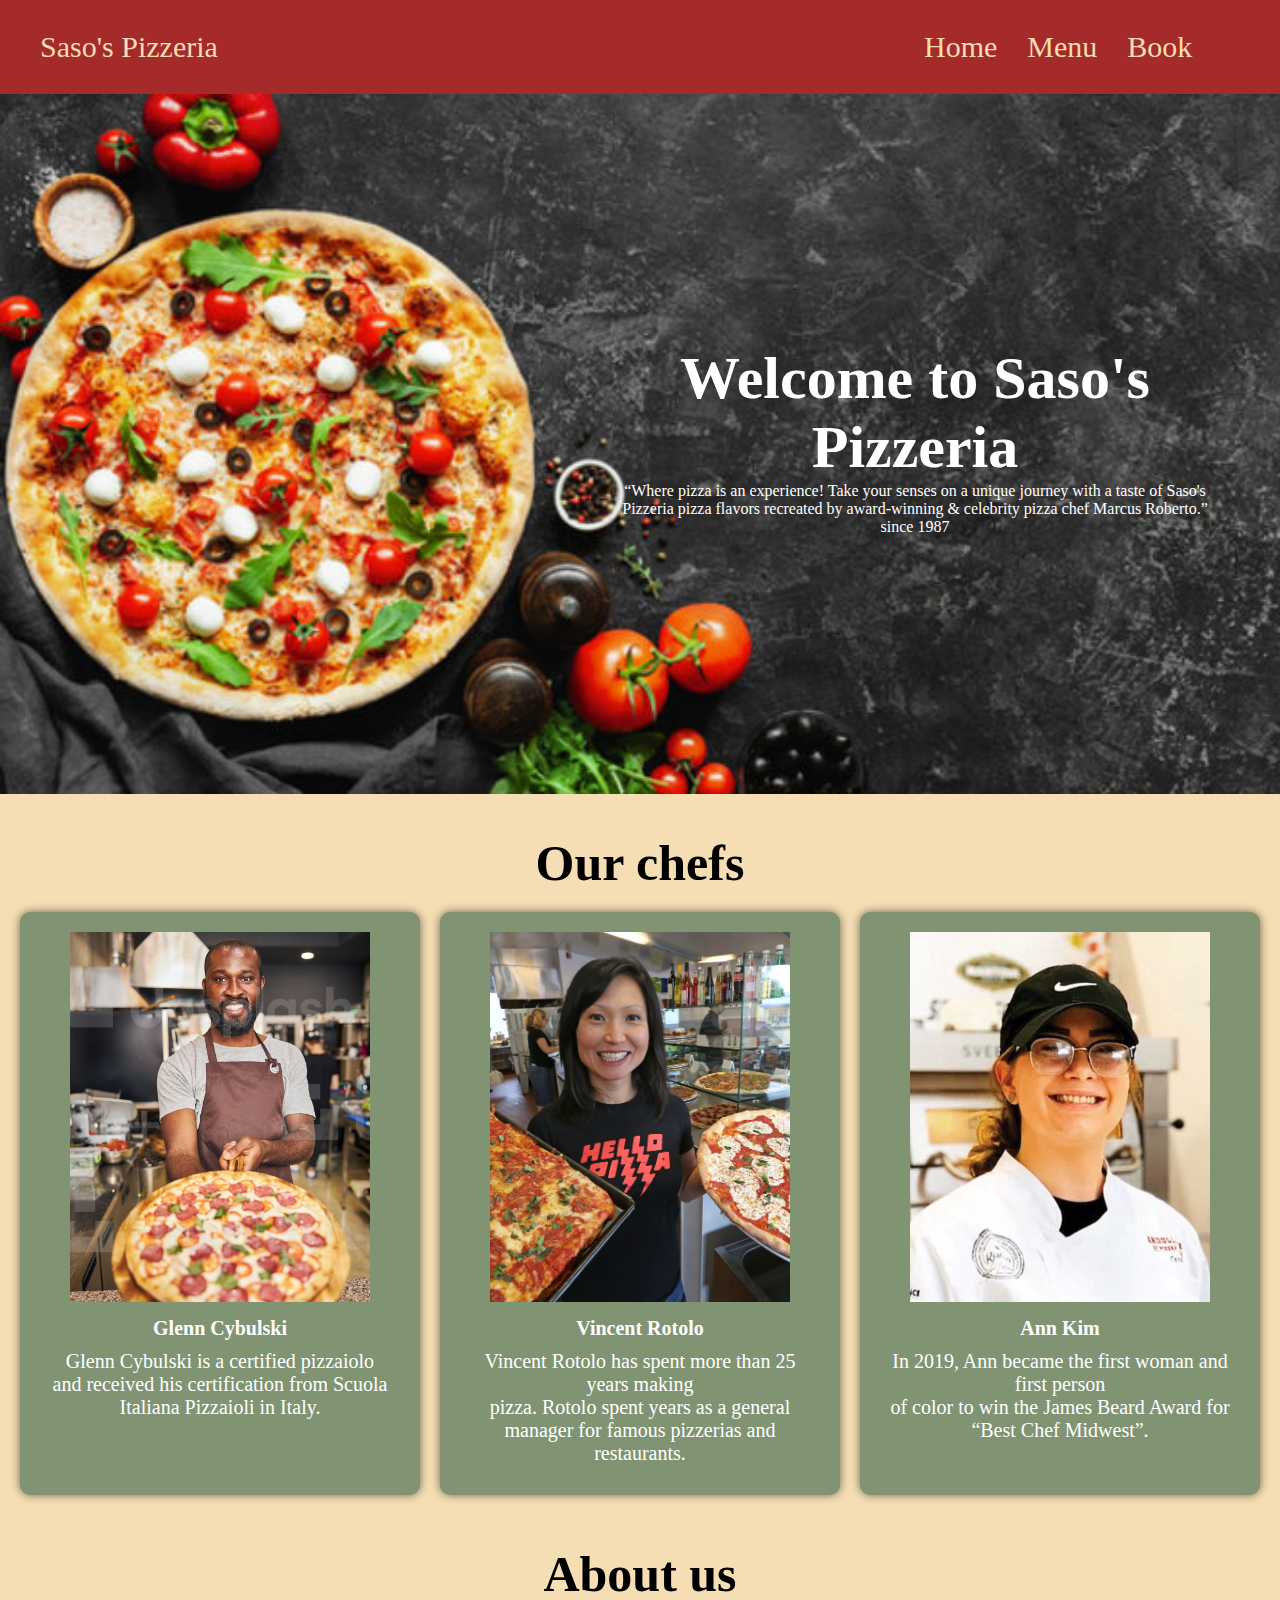
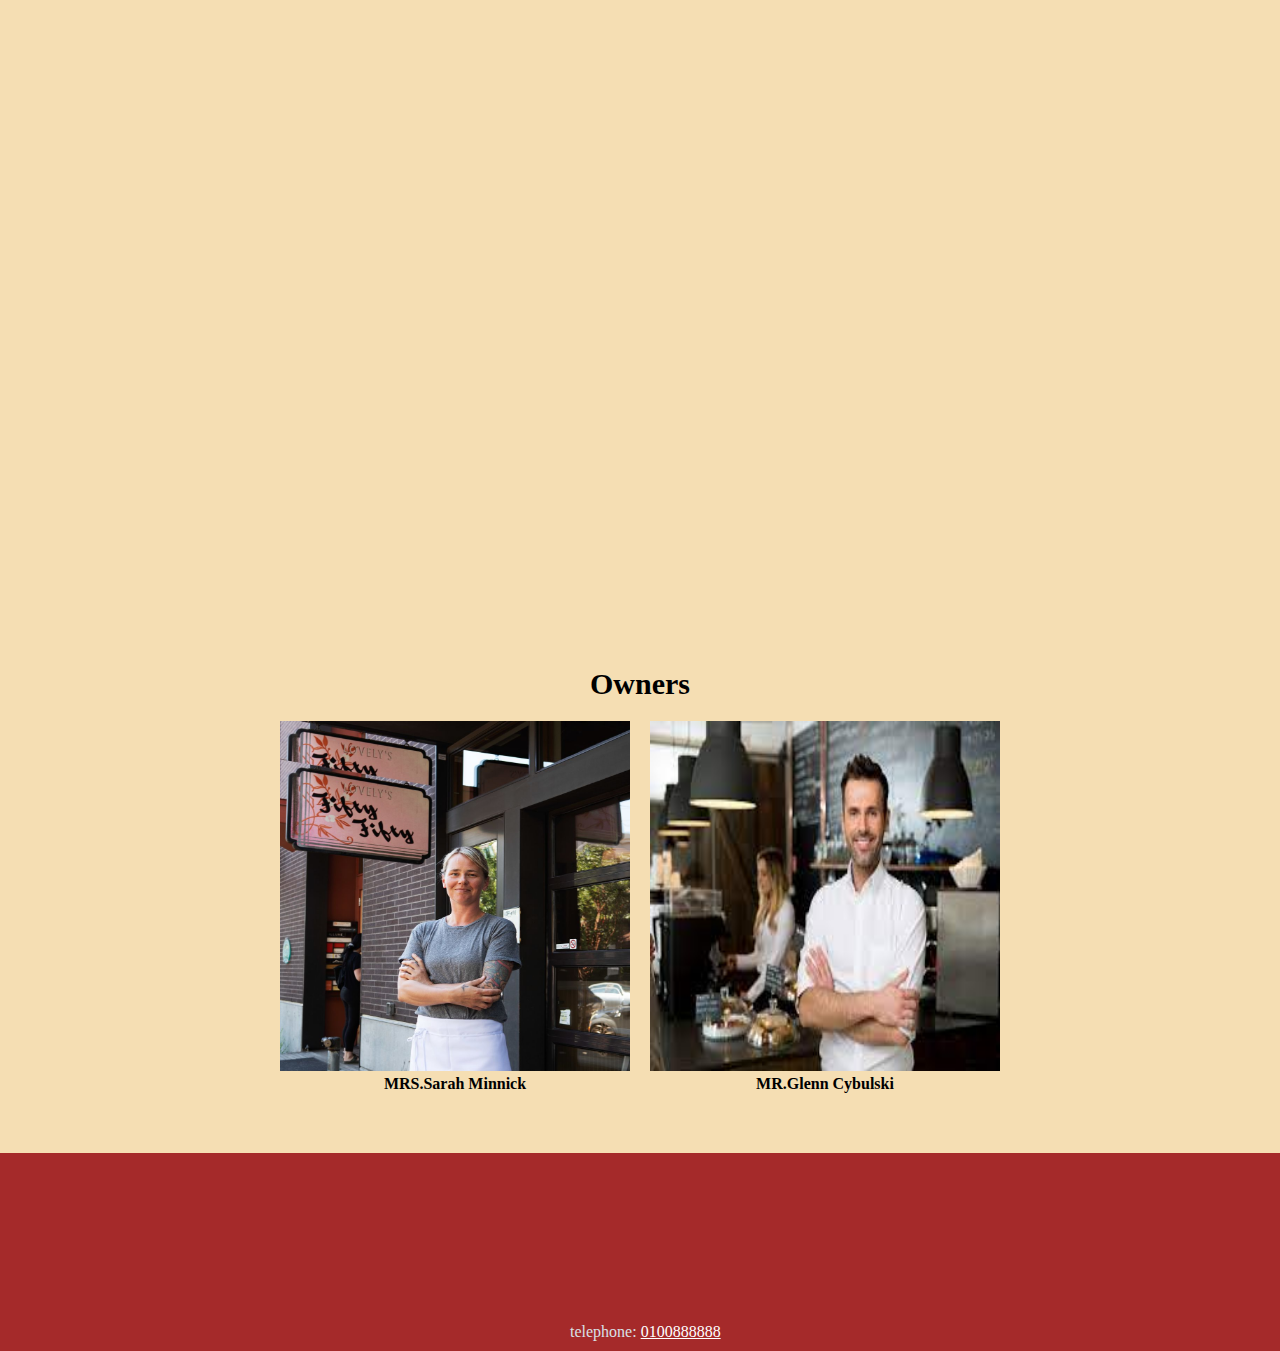
<file: index.html>
<!DOCTYPE html>
<html lang="en">
  <head>
    <meta charset="UTF-8" />
    <meta name="viewport" content="width=device-width, initial-scale=1.0" />
    <link rel="icon" type="image/x-icon" href="icon.ico" />
    <link rel="stylesheet" href="styles.css" />
    <title>Saso's Pizzeria</title>
  </head>
  <body>
    <nav>
      <div id="nav-title"><p>Saso's Pizzeria</p></div>
      <div id="home" class="nav-items"><a href="index.html">Home</a></div>
      <div id="menu" class="nav-items"><a href="menu.html">Menu</a></div>
      <div id="book" class="nav-items"><a href="booking.html">Book</a></div>
    </nav>
    <header>
      <div id="header-items">
        <h1 id="Pizzeria-name">Welcome to Saso's Pizzeria</h1>
        <p id="description">
          “Where pizza is an experience! Take your senses on a unique journey
          with a taste of Saso's Pizzeria pizza flavors recreated by award-winning &
          celebrity pizza chef Marcus Roberto.”
        </p>
        <p id="establish-date">since 1987</p>
      </div>
    </header>
    <section id="chefs-section">
      <h2 id="chif-title">Our chefs</h2>
      <div id="about-chefs">
        <div class="chef">
          <img src="first-chef.jpeg" alt="Glenn Cybulski" class="chef-img" />
          <h4 class="chef-name">Glenn Cybulski</h4>
          <p class="about-chef">
            Glenn Cybulski is a certified pizzaiolo and received his
            certification from Scuola Italiana Pizzaioli in Italy.
          </p>
        </div>
        <div class="chef">
          <img src="second-chef.jpg" alt="Vincent Rotolo" class="chef-img" />
          <h4 class="chef-name">Vincent Rotolo</h4>
          <p class="about-chef">
            Vincent Rotolo has spent more than 25 years making <br />pizza.
            Rotolo spent years as a general manager for famous pizzerias and
            restaurants.
          </p>
        </div>
        <div class="chef">
          <img src="third-chef.jpg" alt="Ann Kim" class="chef-img" />
          <h4 class="chef-name">Ann Kim</h4>
          <p class="about-chef">
            In 2019, Ann became the first woman and first person <br />
            of color to win the James Beard Award for “Best Chef Midwest”.
          </p>
        </div>
      </div>
    </section>
    <h2 id="about-us-title">About us</h2>
    <section id="about-us">
      <div id="description-vedio">
        <div class="container">
          <iframe
            id="vedio1"
            src="https://www.youtube.com/embed/E4r0tGfTh68?start=8"
            title="YouTube video player"
            frameborder="0"
            allow="accelerometer; autoplay; clipboard-write; encrypted-media; gyroscope; picture-in-picture; web-share"
            allowfullscreen
          ></iframe>
        </div>
      </div>
      <div>
        <h3>Owners</h3>
        <div id="about-owners">
          <div>
            <img src="owner1.jpg" alt="Sarah Minnick" class="owners" />
            <h4 class="o">MRS.Sarah Minnick</h4>
          </div>
          <div>
            <img src="owner2.jpg" alt="Glenn Cybulski" class="owners" />
            <h4 class="o">MR.Glenn Cybulski</h4>
          </div>
        </div>
      </div>
    </section>
    <footer>
      <div>
        <div id="location">
          <iframe
            id="location"
            src="https://www.google.com/maps/embed?pb=!1m18!1m12!1m3!1d3452.4699310435676!2d31.362799413257537!3d30.080725023816665!2m3!1f0!2f0!3f0!3m2!1i1024!2i768!4f13.1!3m3!1m2!1s0x14583df81720ed69%3A0xb597301dcb56aacf!2sCity%20Centre%20Almaza!5e0!3m2!1sen!2seg!4v1676386418469!5m2!1sen!2seg"
            style="border: 0"
            allowfullscreen=""
            loading="lazy"
            referrerpolicy="no-referrer-when-downgrade"
          ></iframe>
          <div id="telephone">
            <p>
              telephone:
              <a href="tel:01001233445">0100888888</a>
            </p>
          </div>
        </div>
      </div>
    </footer>
  </body>
</html>
</file>
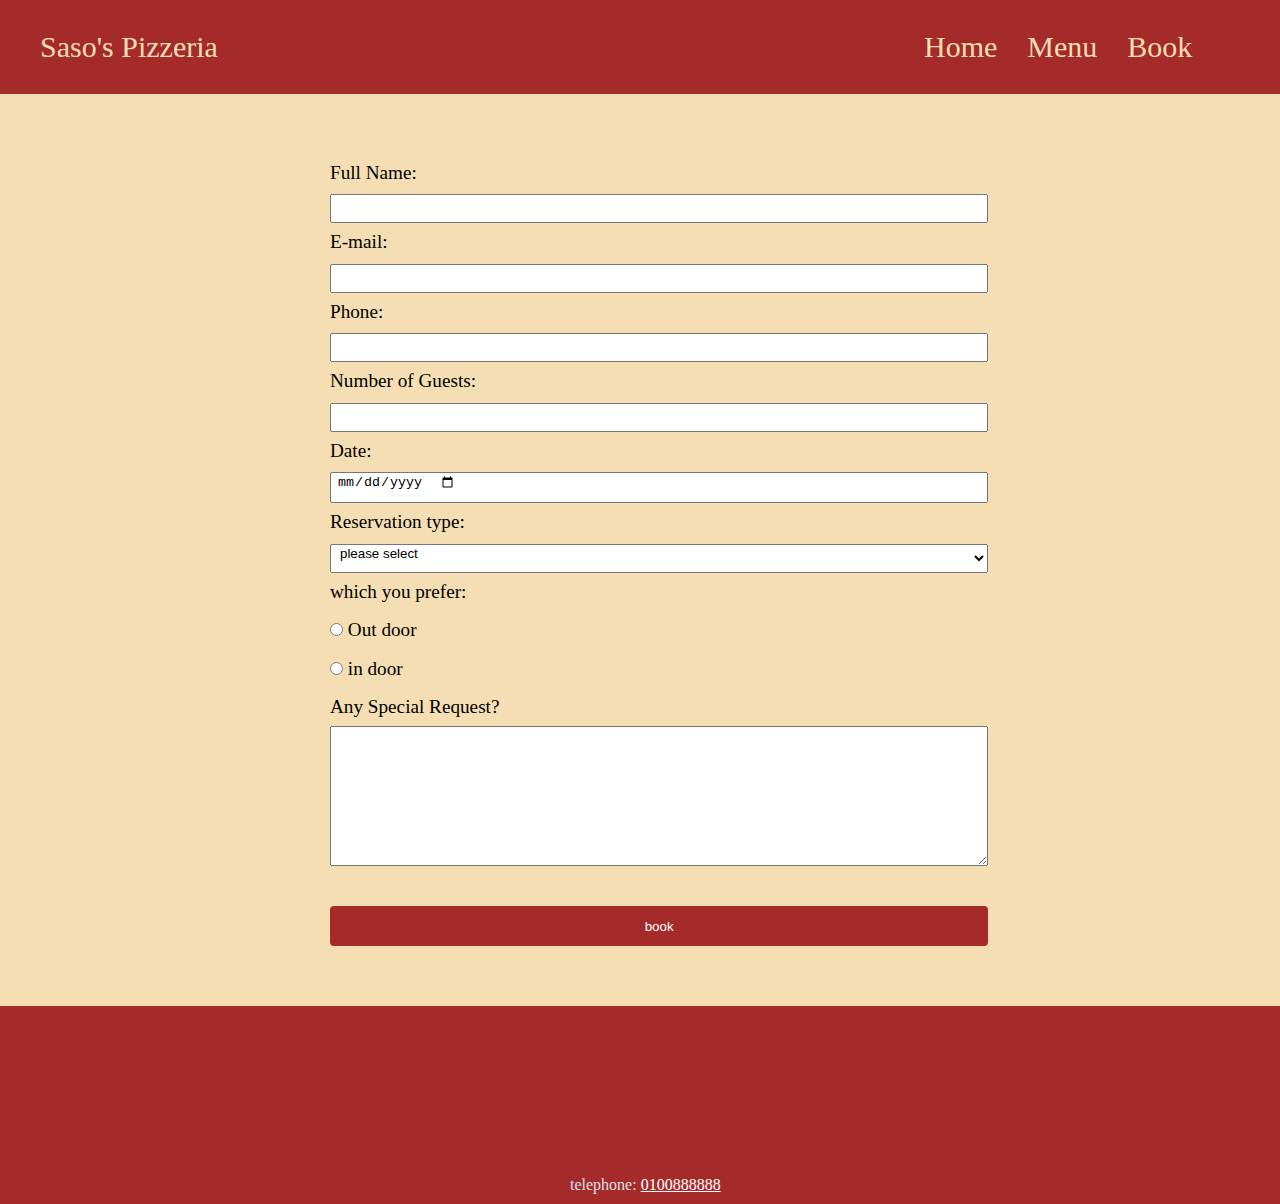
<file: booking.html>
<!DOCTYPE html>
<html lang="en">
  <head>
    <meta charset="UTF-8" />
    <meta name="viewport" content="width=device-width, initial-scale=1.0" />
    <link rel="icon" type="image/x-icon" href="icon.ico" />
    <link rel="stylesheet" href="booking.css" />
    <title>Document</title>
  </head>
  <body>
    <nav>
      <div id="nav-title"><p>Saso's Pizzeria</p></div>
      <div id="home" class="nav-items"><a href="index.html">Home</a></div>
      <div id="menu" class="nav-items"><a href="menu.html">Menu</a></div>
      <div id="book" class="nav-items"><a href="booking.html">Book</a></div>
    </nav>
    <div class="container">
    <form>
      <fieldset>
        <label for="name">Full Name:</label>
        <input id="name" type="text" class="form-info" required />
        <label for="email">E-mail:</label>
        <input id="email" type="email" class="form-info" required />
        <label for="phone">Phone:</label>
        <input type="tel" id="phone" class="form-info" required />
        <label for="no-of-guests">Number of Guests:</label>
        <input type="tel" id="no-of-guests" class="form-info" required />
        <label for="date">Date:</label>
        <input type="date" id="date" class="form-info" required />
        <label for="reservation-type">Reservation type:</label>
        <select id="reservation-type" class="form-info" required>
          <option value="0">please select</option>
          <option value="1">Dinner</option>
          <option value="2">Birthday/Anniversary</option>
          <option value="3">Corporate</option>
          <option value="4">Holiday</option>
          <option value="5">Other</option>
        </select>
      </fieldset>
      <fieldset>
        <label>which you prefer:</label>
        <div class="out-in">
          <input type="radio" name="out-in" />
          <label>Out door</label>
        </div>
        <div class="out-in">
          <input type="radio" name="out-in" />
          <label>in door</label>
        </div>
        <label>Any Special Request?</label>
        <textarea id="comment"> </textarea>
        <div id="done"> 
        <button type="submit"id="submit-button"> book</button>
      </div>
      </fieldset>
    </form>
  </div>
    <footer>
      <div>
        <div id="location">
          <iframe
            id="location"
            src="https://www.google.com/maps/embed?pb=!1m18!1m12!1m3!1d3452.4699310435676!2d31.362799413257537!3d30.080725023816665!2m3!1f0!2f0!3f0!3m2!1i1024!2i768!4f13.1!3m3!1m2!1s0x14583df81720ed69%3A0xb597301dcb56aacf!2sCity%20Centre%20Almaza!5e0!3m2!1sen!2seg!4v1676386418469!5m2!1sen!2seg"
            style="border: 0"
            allowfullscreen=""
            loading="lazy"
            referrerpolicy="no-referrer-when-downgrade"
          ></iframe>
          <div id="telephone">
            <p>
              telephone:
              <a href="tel:01001233445">0100888888</a>
            </p>
          </div>
        </div>
      </div>
    </footer>
  </body>
</html>
</file>
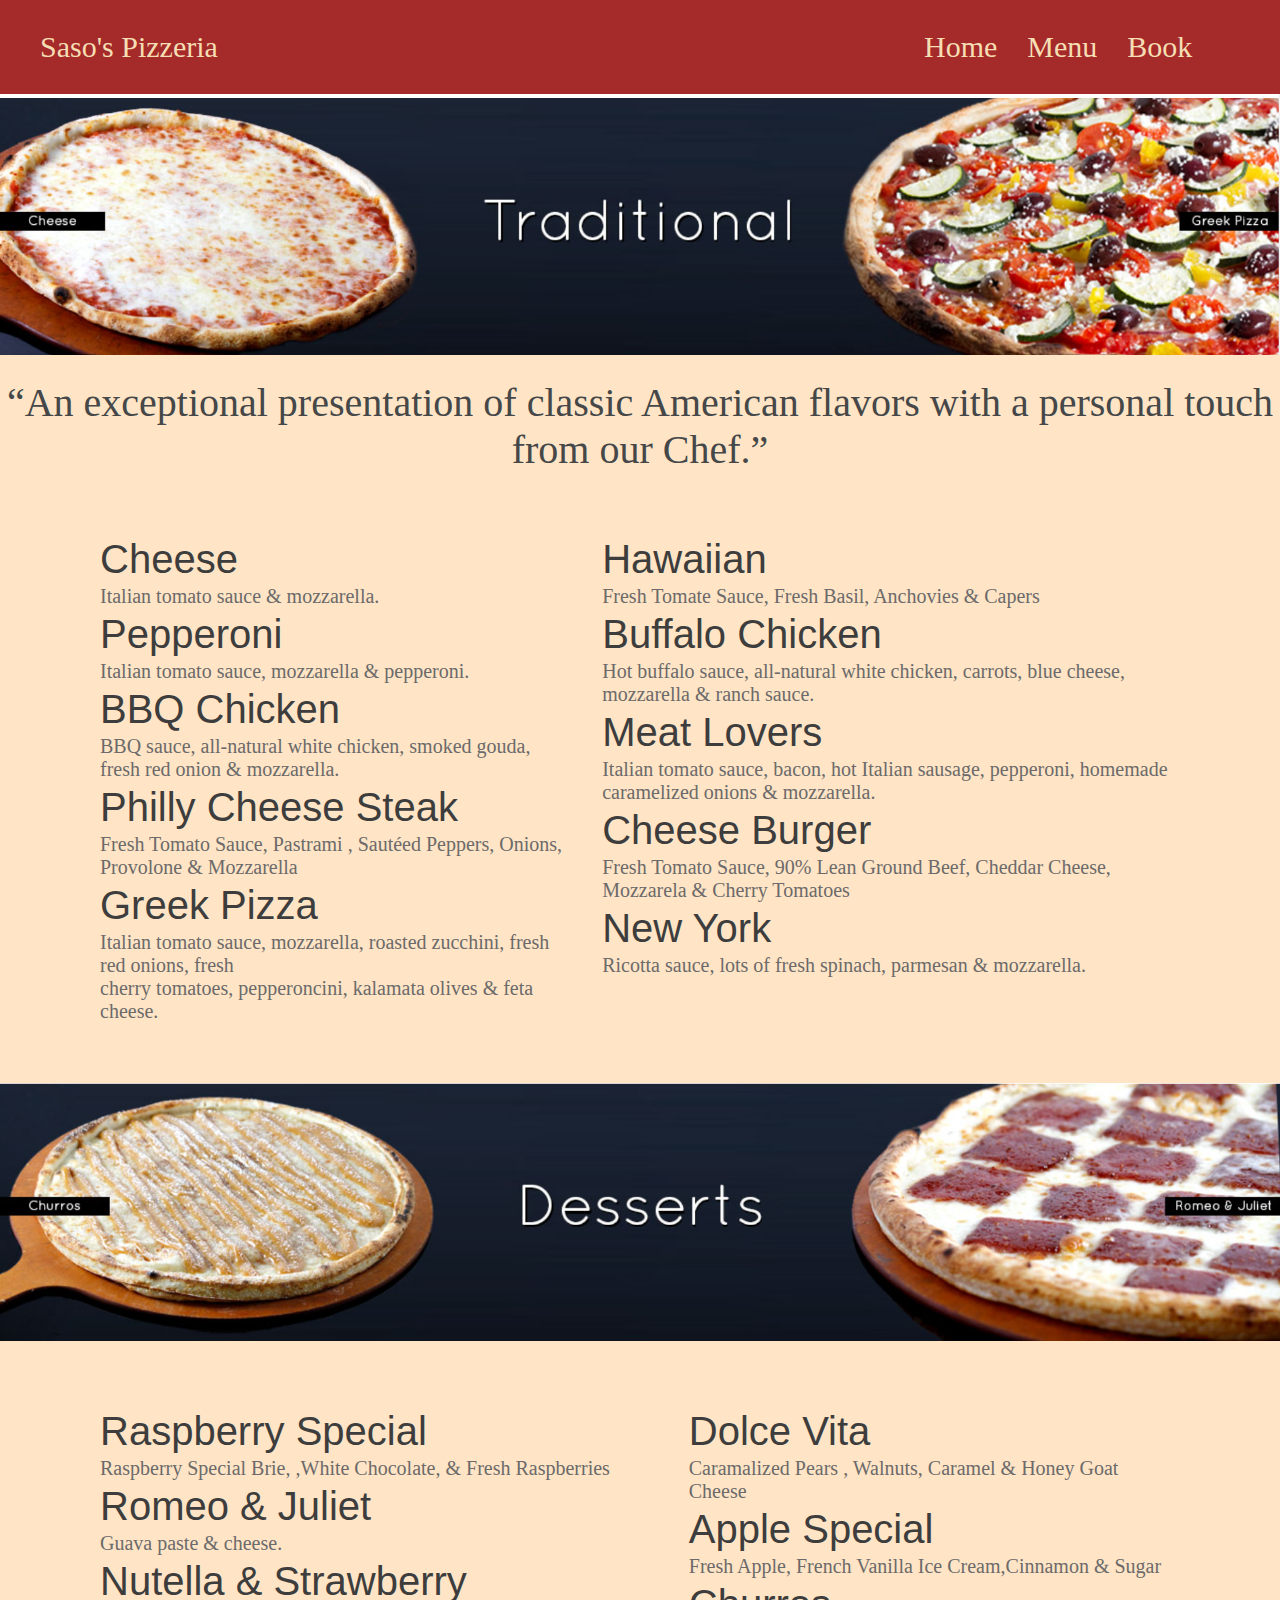
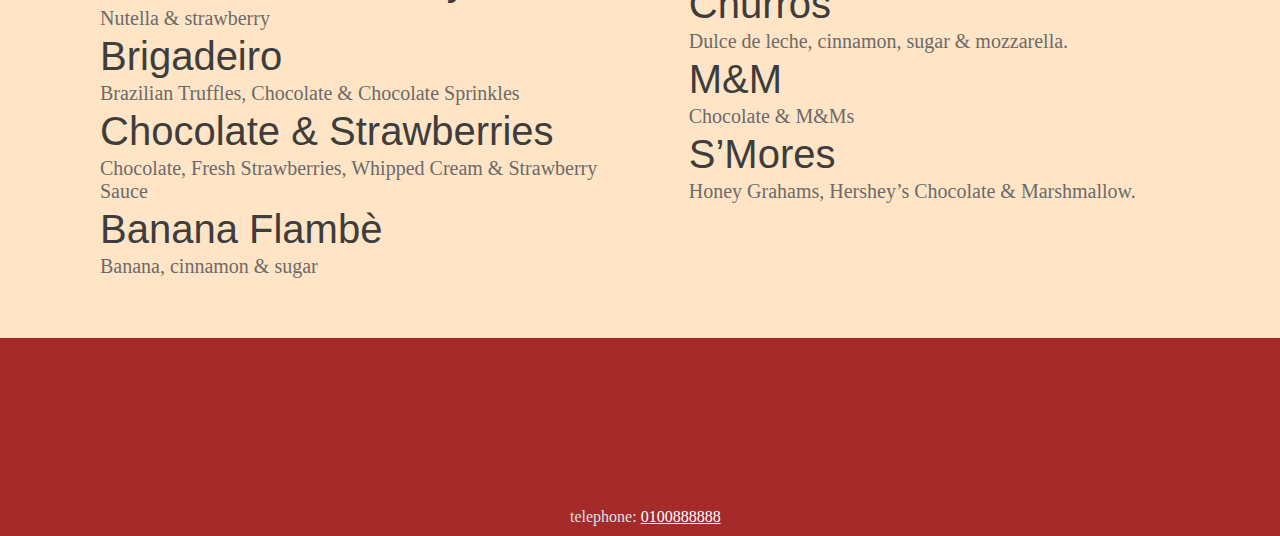
<file: menu.html>
<!DOCTYPE html>
<html lang="en">
  <head>
    <meta charset="UTF-8" />
    <meta name="viewport" content="width=device-width, initial-scale=1.0" />
    <link rel="stylesheet" href="menu.css" />
    <link rel="icon" type="image/x-icon" href="icon.ico" />
    <link rel="preconnect" href="https://fonts.googleapis.com">
<link rel="preconnect" href="https://fonts.gstatic.com" crossorigin>
<link href="https://fonts.googleapis.com/css2?family=Dancing+Script:wght@500&display=swap" rel="stylesheet">
    <title>menu</title>
  </head>
  <body>
    <nav>
      <div id="nav-title"><p>Saso's Pizzeria</p></div>
      <div id="home" class="nav-items"><a href="index.html">Home</a></div>
      <div id="menu" class="nav-items"><a href="menu.html">Menu</a></div>
      <div id="book" class="nav-items"><a href="booking.html">Book</a></div>
    </nav>
    <section id="traditional">
      <img src="traaditional.png" width="100%" />
      <p id="description">
        “An exceptional presentation of classic American flavors with a personal
        touch from our Chef.”
      </p>
      <div class="pizza-menu">
        <div>
          <h2 class="pizza-name">Cheese</h2>
          <p class="pizza-details">Italian tomato sauce & mozzarella.</p>
          <h2 class="pizza-name">Pepperoni</h2>
          <p class="pizza-details">
            Italian tomato sauce, mozzarella & pepperoni.
          </p>
          <h2 class="pizza-name">BBQ Chicken</h2>
          <p class="pizza-details">
            BBQ sauce, all-natural white chicken, smoked gouda, fresh red onion
            & mozzarella.
          </p>
          <h2 class="pizza-name">Philly Cheese Steak</h2>
          <p class="pizza-details">
            Fresh Tomato Sauce, Pastrami , Sautéed Peppers, Onions, Provolone &
            Mozzarella
          </p>
          <h2 class="pizza-name">Greek Pizza</h2>
          <p class="pizza-details">
            Italian tomato sauce, mozzarella, roasted zucchini, fresh red
            onions, fresh <br />
            cherry tomatoes, pepperoncini, kalamata olives & feta cheese.
          </p>
        </div>
        <div>
          <h2 class="pizza-name">Hawaiian</h2>
          <p class="pizza-details">
            Fresh Tomate Sauce, Fresh Basil, Anchovies & Capers
          </p>
          <h2 class="pizza-name">Buffalo Chicken</h2>
          <p class="pizza-details">
            Hot buffalo sauce, all-natural white chicken, carrots, blue cheese,
            mozzarella & ranch sauce.
          </p>
          <h2 class="pizza-name">Meat Lovers</h2>
          <p class="pizza-details">
            Italian tomato sauce, bacon, hot Italian sausage, pepperoni,
            homemade caramelized onions & mozzarella.
          </p>
          <h2 class="pizza-name">Cheese Burger</h2>
          <p class="pizza-details">
            Fresh Tomato Sauce, 90% Lean Ground Beef, Cheddar Cheese, Mozzarela
            & Cherry Tomatoes
          </p>
          <h2 class="pizza-name">New York</h2>
          <p class="pizza-details">
            Ricotta sauce, lots of fresh spinach, parmesan & mozzarella.
          </p>
        </div>
      </div>
    </section>
    <section id="dessert">
      <img src="dessert.png" alt="dessert" class="photo">
      <div class="pizza-menu">
        <div>
          <h2 class="pizza-name">Raspberry Special</h2>
          <p class=
          "pizza-details">Raspberry Special
            Brie, ,White Chocolate, & Fresh Raspberries</p>
          <h2 class="pizza-name">Romeo & Juliet
          </h2>
          <p class=
          "pizza-details">Guava paste & cheese.

          </p>
          <h2 class="pizza-name">Nutella & Strawberry
          </h2>
          <p class=
          "pizza-details">Nutella & strawberry

          </p>
          <h2 class="pizza-name">Brigadeiro</h2>
          <p class=
          "pizza-details">Brazilian Truffles, Chocolate & Chocolate Sprinkles

          </p>
          <h2 class="pizza-name">Chocolate & Strawberries
          </h2>
          <p class=
          "pizza-details">Chocolate, Fresh Strawberries, Whipped Cream & Strawberry Sauce

          </p>
          <h2 class="pizza-name">Banana Flambè
          </h2>
          <p class=
          "pizza-details">Banana, cinnamon & sugar

          </p>
        </div>
        <div>
          <h2 class="pizza-name">Dolce Vita
          </h2>
          <p class=
          "pizza-details">Caramalized Pears , Walnuts, Caramel & Honey Goat Cheese

          </p>
          <h2 class="pizza-name">Apple Special
          </h2>
          <p class=
          "pizza-details">Fresh Apple, French Vanilla Ice Cream,Cinnamon & Sugar

          </p>
          <h2 class="pizza-name">Churros
          </h2>
          <p class=
          "pizza-details">Dulce de leche, cinnamon, sugar & mozzarella.

          </p>
          <h2 class="pizza-name">M&M
          </h2>
          <p class=
          "pizza-details">Chocolate & M&Ms

          </p>
          <h2 class="pizza-name">S’Mores
          </h2>
          <p class=
          "pizza-details">Honey Grahams, Hershey’s Chocolate & Marshmallow.
          </p>
        </div>
      </div>
    </section>
    <footer>
      <div>
        <div id="location">
          <iframe
            id="location"
            src="https://www.google.com/maps/embed?pb=!1m18!1m12!1m3!1d3452.4699310435676!2d31.362799413257537!3d30.080725023816665!2m3!1f0!2f0!3f0!3m2!1i1024!2i768!4f13.1!3m3!1m2!1s0x14583df81720ed69%3A0xb597301dcb56aacf!2sCity%20Centre%20Almaza!5e0!3m2!1sen!2seg!4v1676386418469!5m2!1sen!2seg"
            style="border: 0"
            allowfullscreen=""
            loading="lazy"
            referrerpolicy="no-referrer-when-downgrade"
          ></iframe>
          <div id="telephone">
            <p>
              telephone:
              <a href="tel:01001233445">0100888888</a>
            </p>
          </div>
        </div>
      </div>
    </footer>
  </body>
</html>
</file>
<file: styles.css>
* {
  /* border: 2px solid red; */
  box-sizing: border-box;
  padding: 0;
  margin: 0;
}
body {
  background: wheat;
}
nav {
  display: flex;
  width: 100%;
  align-items: center;
  background-color: brown;
  color: wheat;
  margin: 0;
  padding: 0;
  gap: 30px;
  padding: 30px;
}
#nav-title {
  width: 70%;
  margin-left: 10px;
  font-size: 30px;
  font-family: cursive;
}
.nav-items a {
  text-decoration: none;
  color: wheat;
  font-size: 30px;
}
header {
  background-image: url(headerimg.jpg);
  background-repeat: no-repeat;
  background-size: cover;
  width: 100%;
  height: 700px;
  margin: 0;
  padding: 0;
}
#header-items {
  text-align: center;
  color: white;
  padding: 250px 50px 30px 600px;
}
#Pizzeria-name {
  font-size: 60px;
  margin: 0;
  font-family: serif;
}
#chefs-section {
  background-color: wheat;
  margin: 0;
  width: 100%;
}
.chef img {
  width: 300px;
  height: 370px;
  object-fit: cover;
}
#about-chefs {
  display: flex;
  text-align: center;
  width: 100%;
  gap: 20px;
  padding: 20px;
  justify-content: center;
  flex-wrap: wrap;
}
#chif-title {
  font-size: 50px;
  text-align: center;
  padding: 40px 0 0 0;
}

.chef {
  flex: 1;
  min-width: 340px;
  max-width: 400px;
  padding: 20px;
  font-size: 20px;
  box-shadow: 0 0 10px rgb(0 0 0 / 55%);
  border-radius: 10px;
  background: #809473;
  color: white;
}
.chef h4,
.chef p {
  margin: 10px;
  word-break: break-word;
}
.container {
  width: 100%;
  max-width: 1280px;
  margin: 0 auto;}
  
  #about-us-title{
  text-align: center;
  font-size: 50px;
  margin-top: 30px;
}
.owners{
  width:350px;
  height:350px;

}
#about-us{
  margin: auto;
}
h3{
  font-size: 30px;
  text-align: center;
}
h4{
  color: white;
  text-align: center;
}
#vedio1{
  width: 100%;
  height: 600px;
  margin: 30px;
}
#about-owners{
  display: flex;
  justify-content: center;
  gap: 20px;
  padding: 20px;
  margin-bottom: 40px;
}
.o{
  color: black;
}
footer{
  background: rgb(165 42 42);
  display: flex;
  justify-content: center;
  
}
#location{
  margin: 10px;
  border:  2px #809473;
  border-radius: 5px;
  height: auto;
  display: block;
}
#telephone{
  color: rgb(217, 224, 230);
  padding-left: 90px
}
a{
  color: #fff;
}
</file>
<file: booking.css>
* {
  /* border: 2px solid red; */
  box-sizing: border-box;
  padding: 0;
  margin: 0;
}
body {
  background: wheat;
}
nav {
  display: flex;
  width: 100%;
  align-items: center;
  background-color: brown;
  color: wheat;
  margin: 0;
  padding: 0;
  gap: 30px;
  padding: 30px;
}
#nav-title {
  width: 70%;
  margin-left: 10px;
  font-size: 30px;
  font-family: cursive;
}
.nav-items a {
  text-decoration: none;
  color: wheat;
  font-size: 30px;
}
.form-info {
  display: block;
  padding-bottom: 10px;
  padding-right: 530px;
  padding-left: 5px;
  width: 100%;
  margin-top: 2px;
}
#comment {
  display: block;
  width: 100%;
  height: 140px;
}
.container {
  margin: 0 auto;
  display: flex;
  line-height: 2;
  width:700px;
  height:100%;
  margin: 20px auto 20px auto;
  border-radius: 4px;
  padding: 40px;
  font-size: larger;}
fieldset {
  border: none;
}
#done{
  display: flex;
  justify-content: center;
}
#submit-button{
  color: #fff;
  background-color: rgb(165 42 42);
  text-align: center;
  width: 100%;
  height: 40px;
  border:none;
  border-radius: 4px;
  margin-top: 40px;
}


footer {
  background: rgb(165 42 42);
  display: flex;
  justify-content: center;
}
#location {
  margin: 10px;
  border: 2px #809473;
  border-radius: 5px;
  height: auto;
  display: block;
}
#telephone {
  color: rgb(217, 224, 230);
  padding-left: 90px;
}
a {
  color: #fff;
}
</file>
<file: menu.css>
* {
  /* border: 2px solid red; */
  box-sizing: border-box;
  padding: 0;
  margin: 0;
}
body{
  background-color: rgba(255, 228, 196, 0.972);
}
nav {
  display: flex;
  width: 100%;
  max-width: 100%;
  align-items: center;
  background-color: brown;
  color: wheat;
  margin: 0;
  padding: 0;
  gap: 30px;
  padding: 30px;
}
#nav-title {
  width: 70%;
  margin-left: 10px;
  font-size: 30px;
  font-family: cursive;
}
.nav-items a {
  text-decoration: none;
  color: wheat;
  font-size: 30px;
}
.pizza-menu{
  margin: 20px 60px 20px 60px;
  display: flex;
  justify-content: center;
  gap: 40px;
  padding: 40px;
}
.photo{
  width: 100%;
  margin-top: 0;


}
#description{
  margin-top: 20px;
  text-align: center;
  font-size: 40px;
  color: rgb(69, 71, 72);
}
.pizza-name{
color: #3d3d3d;
font-family: Sans-serif;
font-size: 40px;
font-weight: 500;
text-transform: capitalize;
line-height: 1.3em;}

.pizza-details{
  color: rgb(108 106 106);
  font-size: 20px;
  font-weight: 100;
}
.container {
  width: 100%;
  max-width: 1280px;
  margin: 0 auto;}
  footer{
    background: rgb(165 42 42);
    display: flex;
    justify-content: center;
    
  }
  #location{
    margin: 10px;
    border:  2px #809473;
    border-radius: 5px;
    height: auto;
    display: block;
  }
  #telephone{
    color: rgb(217, 224, 230);
    padding-left: 90px
  }
  a{
    color: #fff;
  }
</file>
